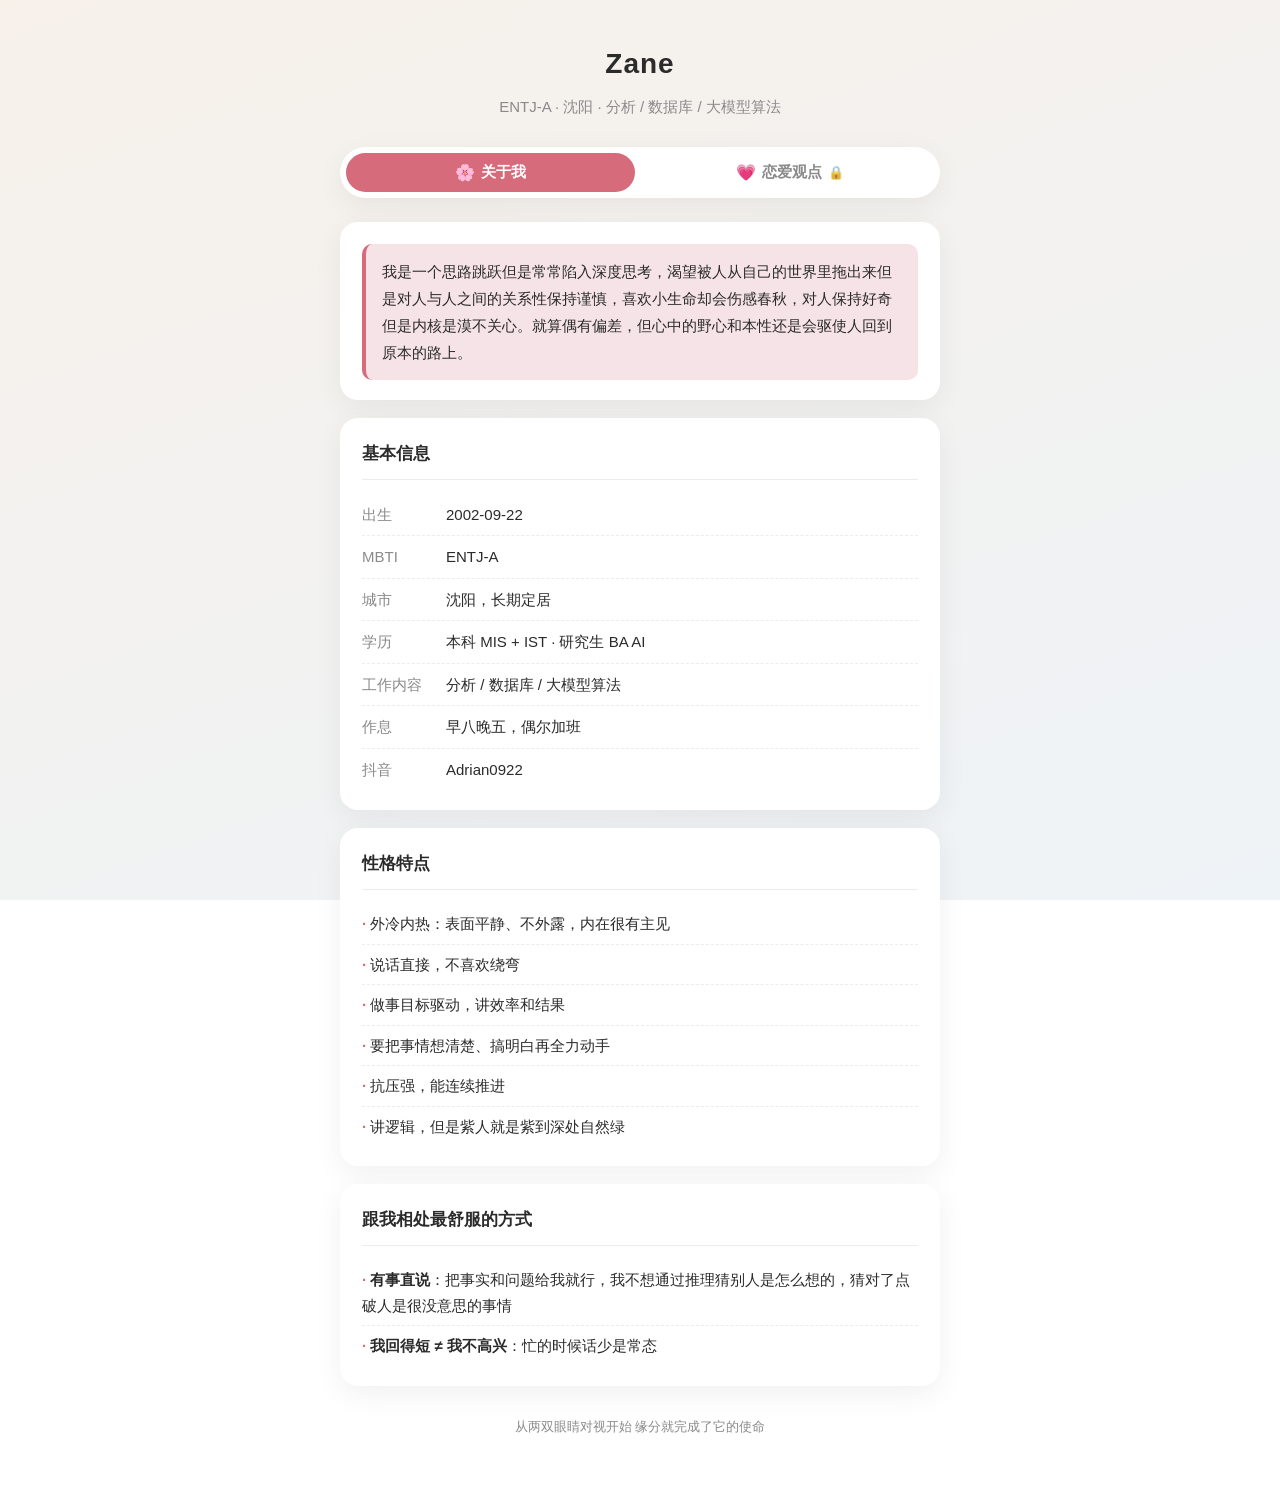
<file: index.html>
<!DOCTYPE html>
<html lang="zh-CN">
<head>
  <meta charset="UTF-8" />
  <meta name="viewport" content="width=device-width, initial-scale=1.0, viewport-fit=cover" />
  <title>Zane · 个人主页</title>
  <meta name="description" content="关于我，和我关于恋爱的想法" />
  <link rel="icon" href="data:image/svg+xml,%3Csvg xmlns='http://www.w3.org/2000/svg' viewBox='0 0 100 100'%3E%3Ctext y='.9em' font-size='90'%3E🌸%3C/text%3E%3C/svg%3E" />

  <!-- 微信/社交分享卡片：部署后把 og:image 换成一张 ≥300x200 的图片地址（图床或仓库内） -->
  <meta property="og:title" content="Zane · 个人主页" />
  <meta property="og:description" content="关于我，和我关于恋爱的想法" />
  <meta property="og:type" content="website" />
  <meta property="og:url" content="" />
  <meta property="og:image" content="" />

  <link rel="stylesheet" href="css/style.css" />
</head>
<body>
  <div class="page">
    <header class="site-header">
      <div class="avatar" id="avatar"></div>
      <h1 class="site-title" id="siteTitle"></h1>
      <p class="site-subtitle" id="siteSubtitle"></p>
    </header>

    <nav class="tab-bar" id="tabBar" role="tablist"></nav>

    <main class="panels" id="panels"></main>

    <footer class="site-footer" id="siteFooter"></footer>
  </div>

  <!-- 密码弹窗 -->
  <div class="modal-backdrop" id="modal" hidden>
    <div class="modal">
      <h2 class="modal-title">🔒 需要密码</h2>
      <p class="modal-hint">这部分是我的私密想法，输入密码查看</p>
      <input type="password" id="pwInput" placeholder="请输入密码" autocomplete="off" />
      <p class="modal-error" id="pwError" hidden>密码不对，再试一次</p>
      <div class="modal-actions">
        <button class="btn btn-ghost" id="pwCancel" type="button">取消</button>
        <button class="btn btn-primary" id="pwOk" type="button">解锁</button>
      </div>
    </div>
  </div>

  <script src="js/content.js"></script>
  <script src="js/app.js"></script>
</body>
</html>
</file>
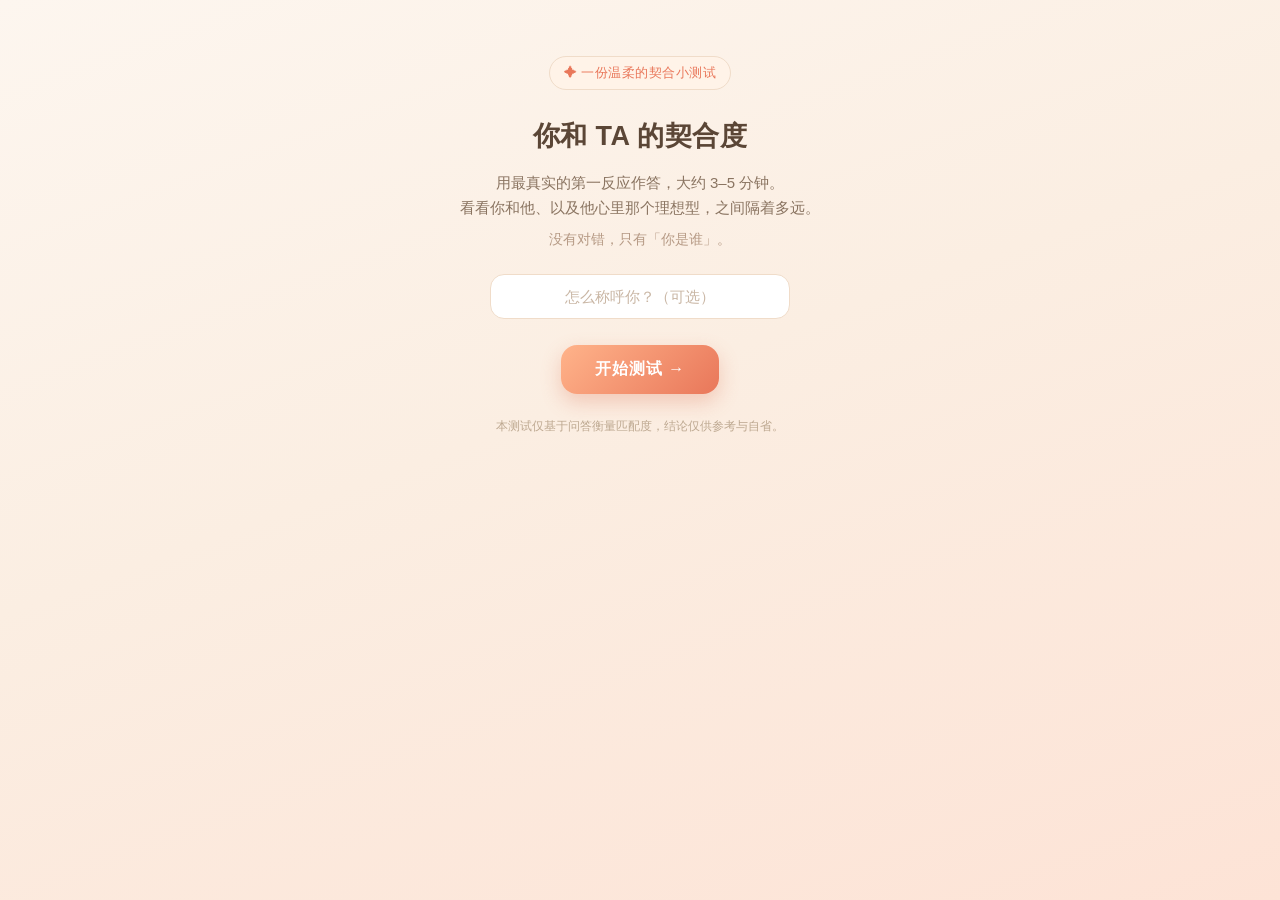
<file: 契合度测试.html>
<!DOCTYPE html>
<html lang="zh-CN">
<head>
<meta charset="UTF-8">
<meta name="viewport" content="width=device-width, initial-scale=1.0">
<title>你和TA的契合小测试</title>
<style>
  :root{
    --cream:#fdf6ef; --cream2:#fbeee2; --card:#fffaf5;
    --peach:#ffb38a; --peach-d:#f08a5d; --coral:#e9775a;
    --rose:#f3a6a0; --ink:#5b4636; --ink2:#8a7461; --line:#f0dcc9;
    --good:#7fb685; --mid:#e9b872; --low:#e08b7d;
    --shadow:0 10px 30px rgba(176,118,80,.14);
  }
  *{box-sizing:border-box;-webkit-tap-highlight-color:transparent}
  html,body{margin:0;padding:0}
  body{
    font-family:-apple-system,BlinkMacSystemFont,"PingFang SC","Hiragino Sans GB","Microsoft YaHei",sans-serif;
    background:linear-gradient(160deg,#fdf6ef 0%,#fbeee2 45%,#fde3d6 100%);
    color:var(--ink);min-height:100vh;line-height:1.7;
  }
  .app{max-width:560px;margin:0 auto;padding:26px 18px 60px;}
  .hidden{display:none!important}

  /* 开场 */
  .hero{text-align:center;padding:30px 6px 8px;}
  .hero .badge{display:inline-block;background:#fff3e8;border:1px solid var(--line);
    color:var(--coral);font-size:13px;padding:5px 14px;border-radius:999px;margin-bottom:18px;letter-spacing:.5px}
  .hero h1{font-size:27px;margin:6px 0 10px;color:var(--ink);font-weight:800;letter-spacing:.5px}
  .hero p{color:var(--ink2);font-size:15px;margin:8px auto;max-width:420px}
  .nameIn{margin:22px auto 6px;max-width:300px}
  .nameIn input{width:100%;padding:13px 16px;border:1.5px solid var(--line);border-radius:14px;
    background:#fff;font-size:15px;color:var(--ink);text-align:center;outline:none;transition:.2s}
  .nameIn input:focus{border-color:var(--peach);box-shadow:0 0 0 4px #ffe6d4}
  .nameIn input::placeholder{color:#c9b6a4}

  .btn{display:inline-block;border:none;cursor:pointer;font-family:inherit;
    background:linear-gradient(135deg,var(--peach),var(--coral));color:#fff;
    font-size:16px;font-weight:700;padding:14px 34px;border-radius:16px;
    box-shadow:0 8px 20px rgba(224,119,90,.32);transition:.18s;letter-spacing:1px}
  .btn:active{transform:translateY(2px) scale(.99)}
  .btn.ghost{background:#fff;color:var(--coral);border:1.5px solid var(--line);box-shadow:none}
  .center{text-align:center;margin-top:26px}

  /* 进度 */
  .prog{display:flex;align-items:center;gap:10px;margin:6px 2px 16px}
  .prog .bar{flex:1;height:9px;background:#f3e2d2;border-radius:999px;overflow:hidden}
  .prog .bar i{display:block;height:100%;width:0;border-radius:999px;
    background:linear-gradient(90deg,var(--peach),var(--coral));transition:width .35s ease}
  .prog .num{font-size:13px;color:var(--ink2);white-space:nowrap}

  .qcard{background:var(--card);border:1px solid var(--line);border-radius:22px;
    padding:24px 22px 22px;box-shadow:var(--shadow);animation:fade .35s ease}
  @keyframes fade{from{opacity:0;transform:translateY(8px)}to{opacity:1;transform:none}}
  .qdim{font-size:12.5px;color:var(--coral);font-weight:700;letter-spacing:1px;margin-bottom:8px}
  .qtext{font-size:19px;font-weight:700;color:var(--ink);margin:0 0 4px;line-height:1.55}
  .qhint{font-size:13.5px;color:var(--ink2);margin:4px 0 18px}
  .opt{display:block;width:100%;text-align:left;background:#fff;border:1.5px solid var(--line);
    border-radius:15px;padding:14px 16px;margin:10px 0;font-size:15px;color:var(--ink);
    cursor:pointer;transition:.15s;font-family:inherit;line-height:1.45}
  .opt:hover{border-color:var(--peach);background:#fff7f0;transform:translateX(2px)}
  .opt:active{transform:scale(.99)}
  .opt .lead{display:inline-block;width:22px;height:22px;line-height:22px;text-align:center;
    border-radius:50%;background:var(--cream2);color:var(--coral);font-size:12px;font-weight:700;margin-right:10px;flex:none}
  .optrow{display:flex;align-items:flex-start}
  .qnav{display:flex;justify-content:space-between;margin-top:14px}
  .back{background:none;border:none;color:var(--ink2);font-size:14px;cursor:pointer;padding:8px 4px;font-family:inherit}
  .scaleWrap{display:flex;gap:8px;margin-top:6px}
  .scaleWrap .s{flex:1;text-align:center;background:#fff;border:1.5px solid var(--line);
    border-radius:13px;padding:14px 4px;cursor:pointer;font-size:14px;color:var(--ink2);transition:.15s;font-family:inherit}
  .scaleWrap .s b{display:block;font-size:18px;color:var(--coral);margin-bottom:3px}
  .scaleWrap .s:hover{border-color:var(--peach);background:#fff7f0}

  /* 结果 */
  .rbadge{text-align:center;margin:6px 0 18px}
  .rtitle{font-size:24px;font-weight:800;color:var(--ink);margin:2px 0}
  .rsub{font-size:14px;color:var(--ink2);margin:6px auto;max-width:430px}
  .scoreRow{display:flex;gap:14px;margin:18px 0}
  .scoreBox{flex:1;background:var(--card);border:1px solid var(--line);border-radius:20px;
    padding:18px 10px;text-align:center;box-shadow:var(--shadow)}
  .scoreBox .lab{font-size:13px;color:var(--ink2);margin-bottom:6px}
  .scoreBox .big{font-size:40px;font-weight:800;line-height:1;
    background:linear-gradient(135deg,var(--peach-d),var(--coral));-webkit-background-clip:text;background-clip:text;color:transparent}
  .scoreBox .unit{font-size:16px;font-weight:700;color:var(--coral)}
  .scoreBox.ideal .big{background:linear-gradient(135deg,#e9a06b,#d98c6a);-webkit-background-clip:text;background-clip:text;color:transparent}
  .scoreBox .tip{font-size:12px;color:var(--ink2);margin-top:6px}

  .dim{background:var(--card);border:1px solid var(--line);border-radius:18px;padding:16px 18px;margin:12px 0;box-shadow:var(--shadow)}
  .dim .dh{display:flex;justify-content:space-between;align-items:baseline;margin-bottom:4px}
  .dim .dh .nm{font-size:16px;font-weight:800;color:var(--ink)}
  .dim .dh .gap{font-size:12.5px;color:var(--ink2)}
  .track{height:11px;background:#f3e2d2;border-radius:999px;overflow:hidden;margin:7px 0 3px;position:relative}
  .track i{display:block;height:100%;border-radius:999px;transition:width .6s ease}
  .track.fit i{background:linear-gradient(90deg,var(--peach),var(--coral))}
  .track.ideal{height:8px;background:#f3e2d2}
  .track.ideal i{background:linear-gradient(90deg,#e7a877,#cf8a68)}
  .tlab{display:flex;justify-content:space-between;font-size:11.5px;color:var(--ink2);margin-top:2px}
  .dnote{font-size:13px;color:var(--ink2);margin:9px 0 0;line-height:1.55}
  .tier{display:inline-block;font-size:11.5px;font-weight:700;padding:2px 9px;border-radius:999px;margin-left:8px;vertical-align:middle}
  .tier.hi{background:#e6f3e8;color:#5a9163}
  .tier.mid{background:#fbf0d9;color:#b6863a}
  .tier.lo{background:#fbe3df;color:#c0685a}

  .concl{background:linear-gradient(135deg,#fff6ee,#fde9dd);border:1px solid var(--line);
    border-radius:20px;padding:20px 20px;margin:18px 0;box-shadow:var(--shadow)}
  .concl h3{margin:0 0 10px;font-size:17px;color:var(--coral)}
  .concl p{font-size:14.5px;margin:8px 0;color:var(--ink)}
  .concl .hl{color:var(--coral);font-weight:700}

  .foot{text-align:center;color:#c4ad99;font-size:12px;margin-top:30px;line-height:1.6}
  .tags{display:flex;flex-wrap:wrap;gap:7px;justify-content:center;margin:14px 0}
  .tags span{background:#fff3e8;border:1px solid var(--line);color:var(--coral);font-size:12px;padding:4px 11px;border-radius:999px}
</style>
</head>
<body>
<div class="app">

  <!-- 开场 -->
  <section id="intro" class="hero">
    <span class="badge">✦ 一份温柔的契合小测试</span>
    <h1>你和 TA 的契合度</h1>
    <p>用最真实的第一反应作答，大约 3–5 分钟。<br>看看你和他、以及他心里那个理想型，之间隔着多远。</p>
    <p style="font-size:13.5px;color:#b69a85">没有对错，只有「你是谁」。</p>
    <div class="nameIn">
      <input id="nameField" type="text" placeholder="怎么称呼你？（可选）" maxlength="12">
    </div>
    <div class="center">
      <button class="btn" onclick="startTest()">开始测试 →</button>
    </div>
    <p style="font-size:12px;color:#bda890;margin-top:22px">本测试仅基于问答衡量匹配度，结论仅供参考与自省。</p>
  </section>

  <!-- 答题 -->
  <section id="quiz" class="hidden">
    <div class="prog">
      <div class="bar"><i id="progBar"></i></div>
      <div class="num" id="progNum">1 / 30</div>
    </div>
    <div class="qcard" id="qcard"></div>
    <div class="qnav">
      <button class="back" onclick="goBack()">← 上一题</button>
      <span style="font-size:12.5px;color:#bda890;align-self:center" id="qcount"></span>
    </div>
  </section>

  <!-- 结果 -->
  <section id="result" class="hidden">
    <div class="rbadge">
      <div class="rtitle" id="rTitle">你们的契合画像</div>
      <div class="rsub" id="rSub"></div>
    </div>

    <div class="scoreRow">
      <div class="scoreBox">
        <div class="lab">与他的契合度</div>
        <div><span class="big" id="sFit">0</span><span class="unit">分</span></div>
        <div class="tip">你和他的真实匹配</div>
      </div>
      <div class="scoreBox ideal">
        <div class="lab">与理想型贴合度</div>
        <div><span class="big" id="sIdeal">0</span><span class="unit">分</span></div>
        <div class="tip">离他心里的她有多近</div>
      </div>
    </div>

    <div id="dimList"></div>

    <div class="concl" id="conclBox"></div>

    <div class="tags" id="tagList"></div>

    <div class="center">
      <button class="btn ghost" onclick="restart()">↺ 再测一次</button>
    </div>
    <div class="foot">性格没有标准答案，契合度只是起点。<br>真正的距离，是两个人愿不愿意一起靠近。</div>
  </section>

</div>

<script>
/* ============ 题库：6 维度，共 28 题 ============
   每个答案含 fit（与他的契合度 0-100）与 ideal（与理想型贴合度 0-100）
*/
const DIMS = {
  logic:  {name:"逻辑与认知", note:"他最怕「笨」和纯感性，逻辑清晰是你的底牌。"},
  emotion:{name:"情感与表达", note:"他冷面下有「抱你不说」的本能，需要你也愿意主动靠近。"},
  indep:  {name:"独立与事业", note:"他要的是并肩的合伙人，而不是依附者。"},
  vibe:   {name:"外形与气质", note:"大方、智性、有生命力，是他的审美开关。"},
  values: {name:"价值观与门第", note:"门当户对、共担风险，是他安全感的来源。"},
  spark:  {name:"同频与火花", note:"水火既济，需要你敢在他沉默时掀他的棋盘。"}
};

const Q = [
  // ---- 逻辑与认知 ----
  {d:"logic", t:"遇到一个复杂问题，你的第一反应通常是？", h:"凭直觉也行，选最像你的。",
   o:[["拆解步骤、列清单逐步解决",75,80],["先找人讨论理清思路",95,90],["凭直觉先做了再说",50,55],["有点慌，等别人带",25,30],["下意识想逃避",10,15]]},
  {d:"logic", t:"你对「纯文科」专业的态度？", h:"没有贬义，只是看你更偏哪边。",
   o:[["尊重，但自己更偏理工/数据",85,95],["无所谓，看人",70,70],["喜欢文科，觉得感性更美",45,40],["有点排斥理科，觉得太冷",30,25],["逻辑类内容学不进去",15,15]]},
  {d:"logic", t:"朋友遇到难题找你，你通常？", h:"",
   o:[["帮 TA 理清逻辑、给方案",90,88],["先共情，再一起想",75,85],["陪着但不太会给建议",50,55],["不太会处理这类事",30,30]]},
  {d:"logic", t:"你对自己「脑子转得快」有多自信？", h:"1=常跟不上，5=逻辑是我的强项。",
   s:[["1 经常跟不上",15,20],["2",35,40],["3",55,55],["4",75,75],["5 逻辑是我的强项",92,90]]},
  {d:"logic", t:"面对数据、表格、复盘，你的感觉？", h:"",
   o:[["享受，觉得清晰",88,90],["还行，能看明白",70,70],["一般，需要人讲",45,45],["头大，尽量避开",25,25]]},

  // ---- 情感与表达 ----
  {d:"emotion", t:"和恋人有了矛盾，你倾向于？", h:"选你最舒服的那种。",
   o:[["托住恋人情绪，然后沟通处理",95,95],["冷静后主动沟通",85,85],["直接说开，哪怕吵架",78,82],["等对方先开口",55,50],["回避，假装没事",15,15]]},
  {d:"emotion", t:"你难过 / 崩溃时，最想要的是？", h:"这题很关键哦。",
   o:[["有人默默抱住我",90,95],["有人听我倾诉",78,82],["自己一个人静静",55,58],["希望对方帮我分析",60,55],["不想被任何人看到",30,30]]},
  {d:"emotion", t:"在关系里，你愿意主动表达爱意吗？", h:"",
   o:[["很愿意，主动出击",88,90],["愿意，但需要一点引导",72,80],["看对方先",50,50],["不太会主动",35,35]]},
  {d:"emotion", t:"你对「撒娇 / 示弱」的看法？", h:"",
   o:[["是自然表达，不刻意",85,92],["偶尔会，但只在信任的人面前",80,85],["不太会，觉得别扭",55,50],["完全不会",40,38]]},
  {d:"emotion", t:"你能接受两人各自有空间、不时刻黏着吗？", h:"1=必须黏着，5=各自精彩也很好。",
   s:[["1 必须时刻黏着",15,18],["2",60,60],["3",78,78],["4",92,90],["5 各自精彩也很好",45,45]]},

  // ---- 独立与事业 ----
  {d:"indep", t:"你目前的工作 / 学业状态？", h:"真实就好。",
   o:[["有稳定事业 / 目标清晰",90,92],["有工作但在迷茫期",65,65],["刚起步 / 待业中",45,45],["暂时没打算工作",25,25]]},
  {d:"indep", t:"你对自己未来经济独立的态度？", h:"",
   o:[["希望自己的收入能覆盖自己的需求",92,90],["顺其自然",55,55],["更希望对方承担",30,28]]},
  {d:"indep", t:"你有自己的「野心 / 目标」吗（读博、创业、升职…）？", h:"",
   o:[["有明确方向，且在推进",90,92],["有模糊方向",68,70],["暂时没有",45,45]]},
  {d:"indep", t:"如果伴侣创业失败，你会？", h:"",
   o:[["共同支撑",90,95],["默默陪伴",72,75],["有点慌但接受",55,55],["接受不了",25,25]]},
  {d:"indep", t:"你做重大决定时，有多依赖别人？", h:"1=很依赖，5=完全自己做主。",
   s:[["1 非常依赖他人",15,18],["2",35,38],["3",55,55],["4",75,75],["5 高度独立",92,90]]},

  // ---- 外形与气质 ----
  {d:"vibe", t:"你对自己外形的态度？", h:"没有标准，只有你的感受。",
   o:[["自信大方，常打理",85,90],["还算满意，偶尔收拾",70,72],["一般，不太在意",50,50],["有点自卑",35,35]]},
  {d:"vibe", t:"你保持运动 / 健身的习惯？", h:"",
   o:[["常年健身，很自律",82,90],["偶尔运动",62,65],["几乎不运动",40,42]]},
  {d:"vibe", t:"你觉得自己说话的方式？", h:"",
   o:[["冷静的 leader",65,65],["我就正常说，没注意过",88,92],["谁还不是个甜妹了",65,65],["其实我不喜欢在人前多言",40,40]]},
  {d:"vibe", t:"别人对你的整体气质评价常是？", h:"",
   o:[["主心骨",88,92],["温和踏实",70,65],["安静内敛",55,52],["小鸟依人",45,40]]},

  // ---- 价值观与门第 ----
  {d:"values", t:"对「门当户对 / 家境相当」你怎么看？", h:"",
   o:[["认可，背景和三观都重要",85,88],["无所谓，看人",65,65],["觉得不重要",45,45]]},
  {d:"values", t:"关于买房 / 大额支出，你倾向？", h:"",
   o:[["共同出资，写两人名字",90,95],["主要我出",75,78],["主要对方出",40,35],["没考虑过",45,45]]},
  {d:"values", t:"你最看重的伴侣特质是？", h:"",
   o:[["有想法、能并肩成长",92,92],["情绪稳定、靠谱",82,78],["对我好就行",55,50],["条件好 / 有钱",50,48]]},
  {d:"values", t:"对「一起攒钱 / 做理财规划」的态度？", h:"",
   o:[["喜欢，会一起做预算",85,90],["还行，听对方的",62,65],["不太管钱",40,40]]},
  {d:"values", t:"你更看重两个人之间哪种「同频」？", h:"不用刻意，凭直觉选最像你的。",
   o:[["聊得来，想法能接住彼此",88,92],["舒服就好，不必都懂",65,65],["各自圈子，互不干涉",45,45]]},

  // ---- 同频与火花 ----
  {d:"spark", t:"你更喜欢哪种约会？", h:"",
   o:[["行业沙龙 / 展览 / 深度聊",85,90],["旅行 / 美食探索",70,68],["一起在家里各干各的事情",78,80],["热闹聚会蹦迪",35,38]]},
  {d:"spark", t:"你怎么看两个人交流观点、偶尔较真？", h:"",
   o:[["喜欢交流观点，但较真要适度，不爱吵架",90,88],["能聊观点，但不爱争输赢",72,72],["超爱辩论，吵赢了才有感觉",48,52],["不太喜欢争，各说各的就好",55,55]]},
  {d:"spark", t:"你是「对外强势、对内柔软」的类型吗？", h:"",
   o:[["是的，外面能扛事",85,95],["部分符合",68,70],["不太算",45,45]]},
  {d:"spark", t:"你对「灵魂共鸣 / 同频」的看重程度？", h:"1=感觉对了就行，5=没有共鸣宁可单着。",
   s:[["1 感觉对了就行",40,42],["2",55,55],["3",68,68],["4",82,82],["5 没有共鸣宁可单着",92,90]]}
];

/* ============ 状态 ============ */
let idx = 0;
let answers = new Array(Q.length).fill(null); // 存 {fit,ideal}
let userName = "你";

const $ = s=>document.querySelector(s);
function show(id){["intro","quiz","result"].forEach(s=>$("#"+s).classList.add("hidden"));$("#"+id).classList.remove("hidden");}

function startTest(){
  const v = $("#nameField").value.trim();
  if(v) userName = v;
  idx = 0; answers = new Array(Q.length).fill(null);
  show("quiz"); renderQ();
}

function renderQ(){
  const q = Q[idx];
  $("#progBar").style.width = (idx/Q.length*100)+"%";
  $("#progNum").textContent = (idx+1)+" / "+Q.length;
  $("#qcount").textContent = "第 "+(idx+1)+" 题";
  let html = '<div class="qdim">'+DIMS[q.d].name+'</div>';
  html += '<div class="qtext">'+q.t+'</div>';
  if(q.h) html += '<div class="qhint">'+q.h+'</div>';
  if(q.s){ // 1-5 评分
    html += '<div class="scaleWrap">';
    q.s.forEach((opt,i)=>{ html += '<div class="s" onclick="pick('+i+')"><b>'+(i+1)+'</b>'+opt[0]+'</div>'; });
    html += '</div>';
  }else{
    q.o.forEach((opt,i)=>{ html += '<button class="opt" onclick="pick('+i+')"><span class="optrow"><span class="lead">'+"ABCDE"[i]+'</span><span>'+opt[0]+'</span></span></button>'; });
  }
  $("#qcard").innerHTML = html;
  $("#qcard").style.animation="none"; void $("#qcard").offsetWidth; $("#qcard").style.animation="";
}

function pick(i){
  const q = Q[idx];
  const opt = q.s ? q.s[i] : q.o[i];
  answers[idx] = {fit:opt[1], ideal:opt[2]};
  if(idx < Q.length-1){ idx++; setTimeout(renderQ,120); }
  else finish();
}

function goBack(){
  if(idx>0){ idx--; renderQ(); }
  else show("intro");
}

/* ============ 结果计算 ============ */
function finish(){
  // 每题按 [本题最低分, 本题最高分] 归一到 0-100：
  // 每题权重完全相等（各 1/N），全选最高=100，全选最低=0
  const norm = (q,v,k)=>{
    const arr = q.s||q.o;
    const vs = arr.map(o=>o[k]);
    const mn = Math.min(...vs), mx = Math.max(...vs);
    return mx>mn ? (v-mn)/(mx-mn)*100 : 100;
  };
  // 维度聚合
  const dimFit={}, dimIdeal={}, dimN={};
  Object.keys(DIMS).forEach(k=>{dimFit[k]=0;dimIdeal[k]=0;dimN[k]=0;});
  let sumFit=0, sumIdeal=0, answered=0;
  answers.forEach((a,i)=>{ if(!a) return; const d=Q[i].d;
    const nf = norm(Q[i], a.fit, 1);
    const ni = norm(Q[i], a.ideal, 2);
    dimFit[d]+=nf; dimIdeal[d]+=ni; dimN[d]++;
    sumFit+=nf; sumIdeal+=ni; answered++; });
  Object.keys(DIMS).forEach(k=>{ if(dimN[k]){dimFit[k]=Math.round(dimFit[k]/dimN[k]); dimIdeal[k]=Math.round(dimIdeal[k]/dimN[k]);} });
  const totalFit = Math.round(sumFit/answered);
  const totalIdeal = Math.round(sumIdeal/answered);

  show("result");
  animateNum($("#sFit"), totalFit);
  animateNum($("#sIdeal"), totalIdeal);

  // 标题
  let head, sub;
  if(totalFit>=80){ head = userName+" 几乎就是他的理想同频"; sub="高契合。你踩中了他最看重的几乎每一格——逻辑、独立、还有那点敢掀棋盘的火。"; }
  else if(totalFit>=65){ head = "合拍且可期"; sub="你们底子很好，再靠近一点火，就真的点燃了。下面几个维度可以再靠近。"; }
  else if(totalFit>=50){ head = "有基础，可磨合"; sub="你们不是没有可能，只是有些维度需要彼此多走一步。"; }
  else { head = "差距明显，但性格没有标准答案"; sub="这张试卷你答得不太贴他的模板——但模板之外，依然可以有真实的故事。"; }
  $("#rTitle").textContent = head;
  $("#rSub").textContent = sub;

  // 维度卡
  const order = ["logic","emotion","indep","vibe","values","spark"];
  let dl = "";
  order.forEach(k=>{
    const f=dimFit[k], id=dimIdeal[k];
    const gap = id - f;
    const gapTxt = gap>=8 ? "（比理想型略低 "+gap+" 分）" : (gap<=-8 ? "（已超出理想型基准）" : "（与理想型基本持平）");
    const tier = f>=75?'<span class="tier hi">高契合</span>':(f>=55?'<span class="tier mid">较合拍</span>':'<span class="tier lo">可磨合</span>');
    const note = dimNote(k, f);
    dl += '<div class="dim"><div class="dh"><span class="nm">'+DIMS[k].name+tier+'</span><span class="gap">差距分析 '+gapTxt+'</span></div>'
        + '<div class="tlab"><span>与他的契合度</span><span>'+f+' 分</span></div>'
        + '<div class="track fit"><i style="width:'+f+'%"></i></div>'
        + '<div class="tlab"><span>与理想型贴合度</span><span>'+id+' 分</span></div>'
        + '<div class="track ideal"><i style="width:'+id+'%"></i></div>'
        + '<div class="dnote">'+note+'</div></div>';
  });
  $("#dimList").innerHTML = dl;

  // 综合结论
  const top = order.slice().sort((a,b)=>dimFit[b]-dimFit[a])[0];
  const low = order.slice().sort((a,b)=>dimFit[a]-dimFit[b])[0];
  const conclBox = $("#conclBox");
  let c = '<h3>✦ 给你们的一封信</h3>';
  c += '<p>'+userName+'，你在 <span class="hl">'+DIMS[top].name+'</span> 上和他最合拍——这是你们关系里最稳的那块地基。</p>';
  if(dimFit[low] < 60){
    c += '<p>而 <span class="hl">'+DIMS[low].name+'</span> 是你们目前最远的一段距离。'+dimNote(low,dimFit[low],true)+'</p>';
  }else{
    c += '<p>六个维度没有特别短的板，整体是均衡而温暖的。</p>';
  }
  c += '<p>他与理想型之间，从来不是「找一个下属」，而是找一个 <span class="hl">能并肩、也敢掀他棋盘的合伙人</span>。你离这张画像越近，他越容易放下那层理性的冰壳。</p>';
  c += '<p style="color:#b69a85;font-size:13.5px">分数只是参考。真正决定距离的，是你们愿不愿意把「观察」换成「也让他看见你」。</p>';
  conclBox.innerHTML = c;

  // 标签
  const tags=[];
  if(totalFit>=80) tags.push("天作之合型");
  else if(totalFit>=65) tags.push("高潜配对");
  else if(totalFit>=50) tags.push("需要磨合");
  else tags.push("反差吸引");
  tags.push(DIMS[top].name+"最强");
  if(dimFit["spark"]>=75) tags.push("同频火花足");
  if(dimFit["indep"]>=75) tags.push("独立有底气");
  if(dimFit["emotion"]>=75) tags.push("情感主动");
  if(totalIdeal>=80) tags.push("贴近他的理想型");
  $("#tagList").innerHTML = tags.map(t=>'<span>'+t+'</span>').join("");

  window.scrollTo({top:0,behavior:"smooth"});
}

function dimNote(k, score, lowMode){
  const hi = {
    logic:["你逻辑在线，和他「拆解问题」的脑波能对上，吵架都能吵出方案感。","多展示你「理清思路」的一面，他会被「清晰」两个字击中。"],
    emotion:["你愿意主动表达、不回避，正好接住他「抱你不说」的笨拙温柔。","试着在他沉默时先开口——他不是冷漠，是需要你的一句「你在怕什么」。"],
    indep:["你有自己的战场和目标，这正是他想要的「并肩合伙人」。","在他面前展现你「自己能做主」的一面，独立感对他极有吸引力。"],
    vibe:["大方、有生命力的气质，直接踩中他的审美点。","不必改变本质，偶尔的利落穿搭和自信状态会让他眼睛亮起来。"],
    values:["门当户对、共担风险的共识，让你们的关系有扎实地基。","聊聊你对「共同规划」的看法，他安全感来自「我们一起扛」。"],
    spark:["你能接住他的冷处理、也敢正面点火，这正是水火既济的关键。","别用回避回应他的沉默，正面一句「你到底怎么了」反而最让他心动。"]
  };
  const arr = hi[k];
  if(lowMode) return arr[1];
  return score>=70 ? arr[0] : arr[1];
}

function animateNum(el, target){
  let cur=0; const step=Math.max(1,Math.round(target/28));
  const t=setInterval(()=>{ cur+=step; if(cur>=target){cur=target;clearInterval(t);} el.textContent=cur; },18);
}

function restart(){
  $("#nameField").value = userName==="你"?"":userName;
  show("intro");
}
</script>
</body>
</html>
</file>
<file: css/style.css>
/* ============================================================
   主题变量：想换整个页面的配色/风格，改这里就够了
   --bg-1 / --bg-2 : 背景渐变
   --accent        : 主色调（按钮、激活标签、强调色）
   ============================================================ */
:root {
  --bg-1: #f7f1ea;        /* 暖奶油 */
  --bg-2: #eef3f7;        /* 淡蓝灰 */
  --accent: #d66b7c;      /* 暖玫瑰 */
  --accent-soft: #f6e3e7;
  --card-bg: #ffffff;
  --text: #2b2b2b;
  --text-muted: #8a8a8a;
  --border: #ececec;
  --radius: 18px;
  --shadow: 0 8px 30px rgba(0, 0, 0, 0.06);
}

* { box-sizing: border-box; margin: 0; padding: 0; }

/* 保证带 hidden 属性的元素一定隐藏（防止被 display:flex 等规则覆盖） */
[hidden] { display: none !important; }

html { -webkit-text-size-adjust: 100%; }

body {
  font-family: -apple-system, BlinkMacSystemFont, "PingFang SC", "Microsoft YaHei",
    "Segoe UI", Roboto, sans-serif;
  color: var(--text);
  background: linear-gradient(160deg, var(--bg-1), var(--bg-2));
  background-attachment: fixed;
  min-height: 100vh;
  line-height: 1.7;
}

.page {
  max-width: 640px;
  margin: 0 auto;
  padding: 40px 20px 60px;
}

/* ---------- 头部 ---------- */
.site-header { text-align: center; margin-bottom: 28px; }

.avatar {
  width: 88px;
  height: 88px;
  margin: 0 auto 16px;
  border-radius: 50%;
  overflow: hidden;
  background: var(--accent-soft);
  box-shadow: var(--shadow);
}
.avatar img { width: 100%; height: 100%; object-fit: cover; display: block; }

.site-title { font-size: 28px; font-weight: 700; letter-spacing: 1px; }
.site-subtitle { color: var(--text-muted); font-size: 15px; margin-top: 6px; }

/* ---------- 标签栏 ---------- */
.tab-bar {
  display: flex;
  gap: 10px;
  background: var(--card-bg);
  border-radius: 999px;
  padding: 6px;
  box-shadow: var(--shadow);
  margin-bottom: 24px;
}

.tab-btn {
  flex: 1;
  display: flex;
  align-items: center;
  justify-content: center;
  gap: 6px;
  border: none;
  background: transparent;
  color: var(--text-muted);
  font-size: 15px;
  font-weight: 600;
  padding: 10px 8px;
  border-radius: 999px;
  cursor: pointer;
  transition: all .2s ease;
}
.tab-btn:hover { color: var(--text); }
.tab-btn.active { background: var(--accent); color: #fff; }
.tab-icon { font-size: 16px; }
.lock-badge { font-size: 13px; opacity: .85; }

/* ---------- 面板 & 卡片 ---------- */
.panel { display: none; }
.panel.active { display: block; animation: fadeIn .25s ease; }

@keyframes fadeIn {
  from { opacity: 0; transform: translateY(6px); }
  to { opacity: 1; transform: translateY(0); }
}

.card {
  background: var(--card-bg);
  border-radius: var(--radius);
  box-shadow: var(--shadow);
  padding: 22px 22px 20px;
  margin-bottom: 18px;
}
.card-title {
  font-size: 17px;
  font-weight: 700;
  margin-bottom: 14px;
  padding-bottom: 10px;
  border-bottom: 1px solid var(--border);
}

/* ---------- 内容块 ---------- */
.block { margin-bottom: 14px; }
.block:last-child { margin-bottom: 0; }

.block-text { white-space: pre-line; font-size: 15px; }

.block-quote {
  background: var(--accent-soft);
  border-left: 4px solid var(--accent);
  border-radius: 10px;
  padding: 14px 16px;
  font-size: 15px;
  line-height: 1.8;
}

.block-link { text-align: center; margin-top: 6px; }
.block-link a {
  display: inline-block;
  background: var(--accent);
  color: #fff;
  text-decoration: none;
  font-weight: 600;
  padding: 11px 28px;
  border-radius: 999px;
  transition: filter .2s ease;
}
.block-link a:hover { filter: brightness(1.06); }

.block-list ul { list-style: none; }
.block-list li {
  padding: 7px 0;
  font-size: 15px;
  border-bottom: 1px dashed var(--border);
}
.block-list li:last-child { border-bottom: none; }
.block-list li::before { content: "· "; color: var(--accent); font-weight: 700; }

.block-kv .kv-row {
  display: flex;
  padding: 8px 0;
  border-bottom: 1px dashed var(--border);
  font-size: 15px;
}
.block-kv .kv-row:last-child { border-bottom: none; }
.kv-k { color: var(--text-muted); width: 84px; flex-shrink: 0; }
.kv-v { flex: 1; }

.block-image img {
  width: 100%;
  border-radius: 12px;
  display: block;
}
.block-caption { color: var(--text-muted); font-size: 13px; text-align: center; margin-top: 6px; }

/* ---------- 锁定卡片 ---------- */
.lock-card { text-align: center; padding: 40px 22px; }
.lock-emoji { font-size: 40px; margin-bottom: 10px; }
.lock-text { color: var(--text-muted); margin-bottom: 18px; }

/* ---------- 按钮 ---------- */
.btn {
  border: none;
  border-radius: 999px;
  padding: 10px 22px;
  font-size: 15px;
  font-weight: 600;
  cursor: pointer;
  transition: all .2s ease;
}
.btn-primary { background: var(--accent); color: #fff; }
.btn-primary:hover { filter: brightness(1.06); }
.btn-ghost { background: transparent; color: var(--text-muted); }
.btn-ghost:hover { color: var(--text); }

/* ---------- 弹窗 ---------- */
.modal-backdrop {
  position: fixed;
  inset: 0;
  background: rgba(0, 0, 0, 0.4);
  backdrop-filter: blur(4px);
  display: flex;
  align-items: center;
  justify-content: center;
  padding: 24px;
  z-index: 100;
}
.modal {
  background: var(--card-bg);
  border-radius: var(--radius);
  padding: 26px 24px;
  width: 100%;
  max-width: 340px;
  box-shadow: 0 20px 60px rgba(0, 0, 0, 0.2);
  text-align: center;
}
.modal-title { font-size: 19px; margin-bottom: 6px; }
.modal-hint { color: var(--text-muted); font-size: 14px; margin-bottom: 16px; }
.modal input {
  width: 100%;
  padding: 11px 14px;
  font-size: 15px;
  border: 1px solid var(--border);
  border-radius: 10px;
  outline: none;
  margin-bottom: 8px;
}
.modal input:focus { border-color: var(--accent); }
.modal-error { color: #d44; font-size: 13px; margin-bottom: 6px; }
.modal-actions {
  display: flex;
  justify-content: flex-end;
  gap: 8px;
  margin-top: 12px;
}

/* ---------- 页脚 ---------- */
.site-footer {
  text-align: center;
  color: var(--text-muted);
  font-size: 13px;
  margin-top: 30px;
}

/* ---------- 移动端（微信内）微调 ---------- */
@media (max-width: 480px) {
  .page { padding: 24px 14px 44px; }
  .site-title { font-size: 24px; }
  .card { padding: 18px 16px 16px; }
  .kv-k { width: 72px; }
}
</file>
